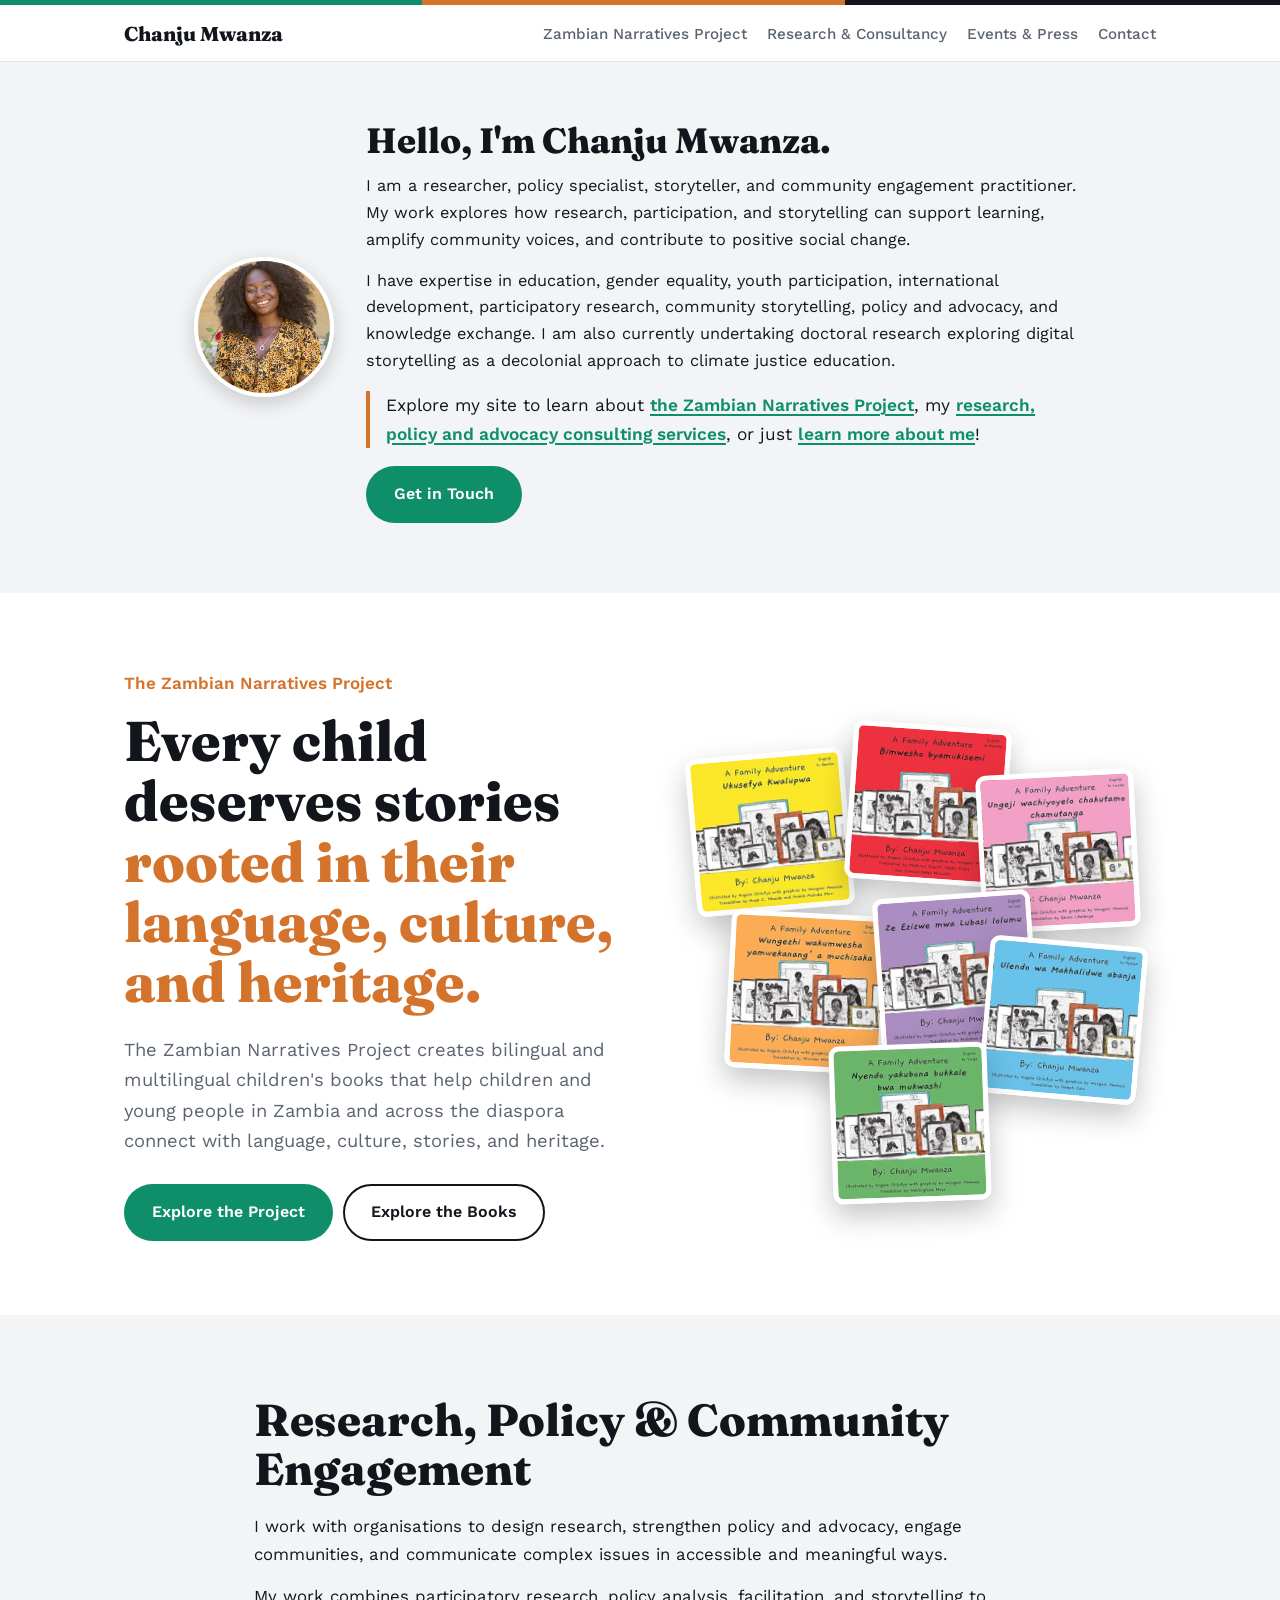
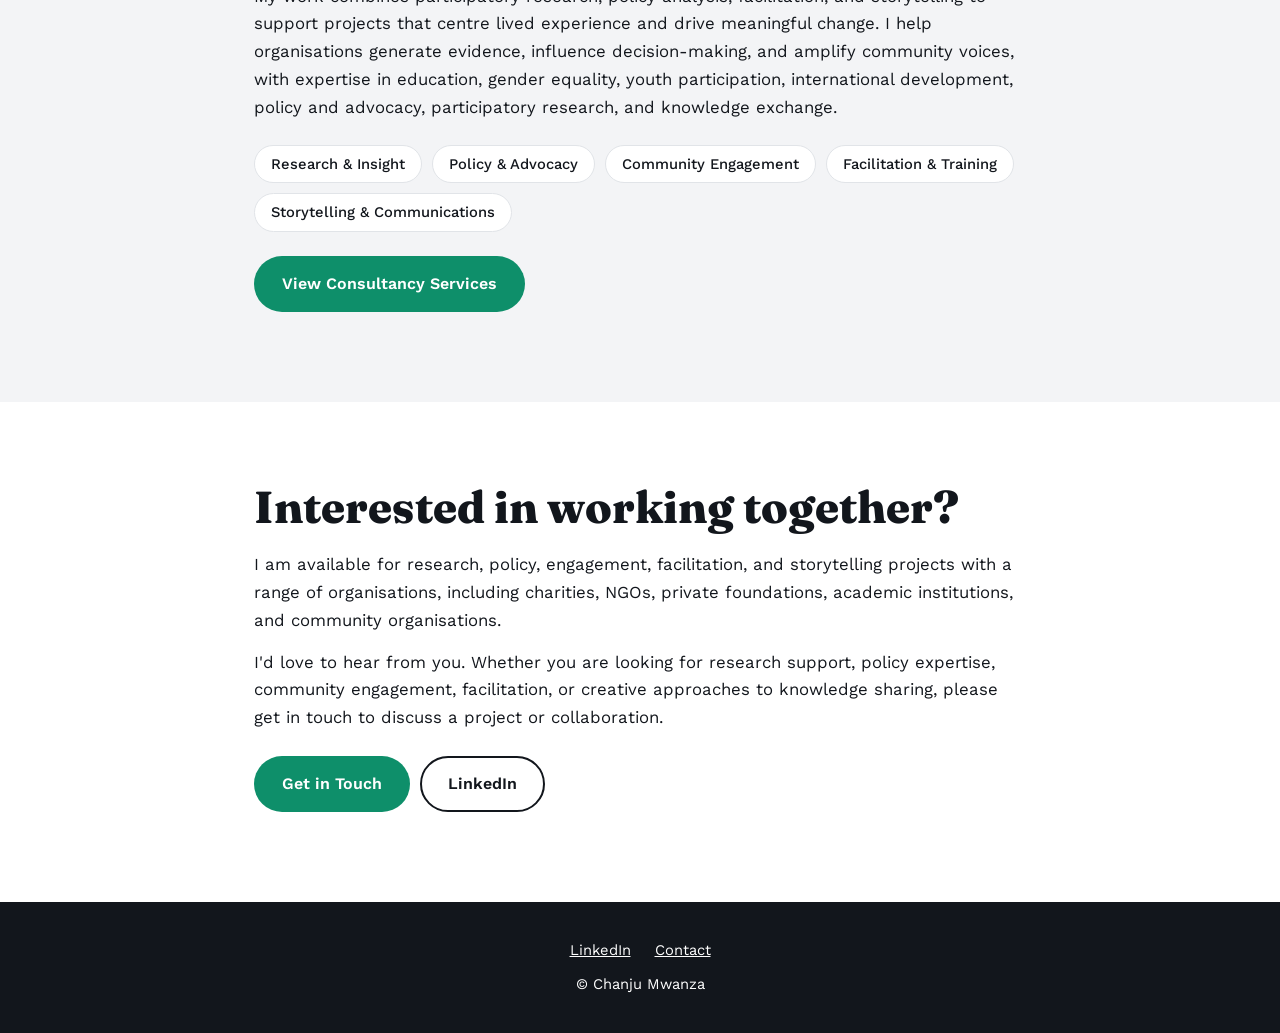
<file: index.html>
<!DOCTYPE html><html lang="en"><head><meta charset="utf-8"><meta name="viewport" content="width=device-width, initial-scale=1">
<title>Zambian Narratives Project, research and policy | Chanju Mwanza</title><meta name="description" content="Chanju Mwanza is a researcher, policy specialist and storyteller, and the founder of the Zambian Narratives Project, which creates bilingual children's books in Zambia's national languages.">
<link rel="preconnect" href="https://fonts.googleapis.com"><link rel="preconnect" href="https://fonts.gstatic.com" crossorigin>
<link href="https://fonts.googleapis.com/css2?family=Fraunces:opsz,wght@9..144,500;9..144,800&family=Work+Sans:wght@400;500;600&display=swap" rel="stylesheet">
<link rel="stylesheet" href="style.css">
<style>
.open{background:#fff;padding:76px 0 64px}
.open .wrap{display:grid;grid-template-columns:1.1fr 1fr;gap:56px;align-items:center}
.open h1{font-size:clamp(2.1rem,4.6vw,3.5rem);line-height:1.08}
.open h1 em{font-style:normal;color:var(--copper)}
.open p.lead{font-size:1.15rem;color:var(--slate);margin:22px 0 28px;max-width:30em}
.collage{position:relative;height:470px}
.cc{position:absolute;width:34%;height:auto;aspect-ratio:1;object-fit:cover;border-radius:10px;border:5px solid #fff;box-shadow:0 12px 28px rgba(18,22,28,.25);transform:rotate(var(--r));transition:transform .25s}
.cc:hover{transform:rotate(0) scale(1.08);z-index:9}
.hello{background:var(--mist);padding:60px 0}
.hello .wrap{display:flex;align-items:center;gap:32px;flex-wrap:wrap;max-width:940px}
.hello img{width:140px;height:140px;max-width:none;border-radius:50%;object-fit:cover;object-position:center 15%;border:4px solid #fff;box-shadow:0 6px 20px rgba(0,0,0,.18);flex:none}
.hello .txt{flex:1;min-width:280px}
.hello h2{font-size:clamp(1.6rem,3.6vw,2.2rem);margin-bottom:12px}
.hello p{font-size:1.02rem}
.hello p.explore{margin-top:16px;padding-left:16px;border-left:4px solid var(--copper);font-size:1.08rem}
.hello p.explore a{font-weight:600;text-decoration-thickness:2px;text-underline-offset:3px}
.narrow .wrap{max-width:820px}
.narrow p{font-size:1.05rem}
.svc{margin-top:24px}
.svc li{font-weight:500}
@media(max-width:820px){.open .wrap{grid-template-columns:1fr;gap:34px}.collage{height:400px}.hello img{width:110px;height:110px}}
@media(prefers-reduced-motion:reduce){.cc{transition:none}}
</style></head><body>
<div class="stripe"></div>
<header><div class="wrap"><a class="logo" href="index.html">Chanju Mwanza</a><nav aria-label="Main"><a href="zambian-narratives-project.html">Zambian Narratives Project</a><a href="research-consultancy.html">Research & Consultancy</a><a href="events-press.html">Events & Press</a><a href="contact.html">Contact</a></nav></div></header>
<main>

<div class="hello"><div class="wrap">
<img src="images/chanju-portrait.jpg" alt="Portrait of Chanju Mwanza smiling, wearing a mustard leopard-print dress" width="900" height="1010">
<div class="txt"><h2>Hello, I'm Chanju Mwanza.</h2>
<p>I am a researcher, policy specialist, storyteller, and community engagement practitioner. My work explores how research, participation, and storytelling can support learning, amplify community voices, and contribute to positive social change.</p>
<p> I have expertise in education, gender equality, youth participation, international development, participatory research, community storytelling, policy and advocacy, and knowledge exchange. I am also currently undertaking doctoral research exploring digital storytelling as a decolonial approach to climate justice education.</p>
<p class="explore">Explore my site to learn about <a href="zambian-narratives-project.html">the Zambian Narratives Project</a>, my <a href="research-consultancy.html">research, policy and advocacy consulting services</a>, or just <a href="research-consultancy.html">learn more about me</a>!</p>
<p style="margin-top:18px"><a class="btn solid" href="contact.html">Get in Touch</a></p></div>
</div></div>

<div class="open"><div class="wrap"><div>
<p class="kicker">The Zambian Narratives Project</p>
<h1>Every child deserves stories <em>rooted in their language, culture, and heritage.</em></h1>
<p class="lead">The Zambian Narratives Project creates bilingual and multilingual children's books that help children and young people in Zambia and across the diaspora connect with language, culture, stories, and heritage.</p>
<a class="btn solid" href="zambian-narratives-project.html">Explore the Project</a><a class="btn line" style="color:var(--ink)" href="https://www.amazon.co.uk/stores/author/B0GZ334R87/allbooks" target="_blank" rel="noopener">Explore the Books</a></div>
<div class="collage">
<img class="cc" src="images/covers/bemba.jpg" alt="A Family Adventure, English to Bemba" width="600" height="600" style="left:0%;top:6%;--r:-5deg">
<img class="cc" src="images/covers/kaonde.jpg" alt="A Family Adventure, English to Kaonde" width="600" height="600" style="left:34%;top:0%;--r:4deg">
<img class="cc" src="images/covers/luvale.jpg" alt="A Family Adventure, English to Luvale" width="600" height="600" style="left:62%;top:10%;--r:-3deg">
<img class="cc" src="images/covers/lunda.jpg" alt="A Family Adventure, English to Lunda" width="600" height="600" style="left:8%;top:40%;--r:3deg" loading="lazy">
<img class="cc" src="images/covers/lozi.jpg" alt="A Family Adventure, English to Lozi" width="600" height="600" style="left:40%;top:36%;--r:-4deg" loading="lazy">
<img class="cc" src="images/covers/nyanja.jpg" alt="A Family Adventure, English to Nyanja" width="600" height="600" style="left:63%;top:46%;--r:5deg" loading="lazy">
<img class="cc" src="images/covers/tonga.jpg" alt="A Family Adventure, English to Tonga" width="600" height="600" style="left:30%;top:68%;--r:-2deg" loading="lazy">
</div></div></div>

<section class="alt narrow"><div class="wrap">
<h2>Research, Policy &amp; Community Engagement</h2>
<p>I work with organisations to design research, strengthen policy and advocacy, engage communities, and communicate complex issues in accessible and meaningful ways.</p>
<p>My work combines participatory research, policy analysis, facilitation, and storytelling to support projects that centre lived experience and drive meaningful change. I help organisations generate evidence, influence decision-making, and amplify community voices, with expertise in education, gender equality, youth participation, international development, policy and advocacy, participatory research, and knowledge exchange.</p>
<ul class="tags svc"><li>Research &amp; Insight</li><li>Policy &amp; Advocacy</li><li>Community Engagement</li><li>Facilitation &amp; Training</li><li>Storytelling &amp; Communications</li></ul>
<p style="margin-top:24px"><a class="btn solid" href="research-consultancy.html">View Consultancy Services</a></p>
</div></section>

<section class="narrow"><div class="wrap">
<h2>Interested in working together?</h2>
<p>I am available for research, policy, engagement, facilitation, and storytelling projects with a range of organisations, including charities, NGOs, private foundations, academic institutions, and community organisations.</p>
<p>I'd love to hear from you. Whether you are looking for research support, policy expertise, community engagement, facilitation, or creative approaches to knowledge sharing, please get in touch to discuss a project or collaboration.</p>
<p style="margin-top:24px"><a class="btn solid" href="contact.html">Get in Touch</a><a class="btn line" href="https://www.linkedin.com/in/chanjumwanza" target="_blank" rel="noopener">LinkedIn</a></p>
</div></section>
</main>
<footer><a href="https://www.linkedin.com/in/chanjumwanza" target="_blank" rel="noopener">LinkedIn</a><a href="contact.html">Contact</a><p style="margin-top:10px">© Chanju Mwanza</p></footer></body></html>
</file>
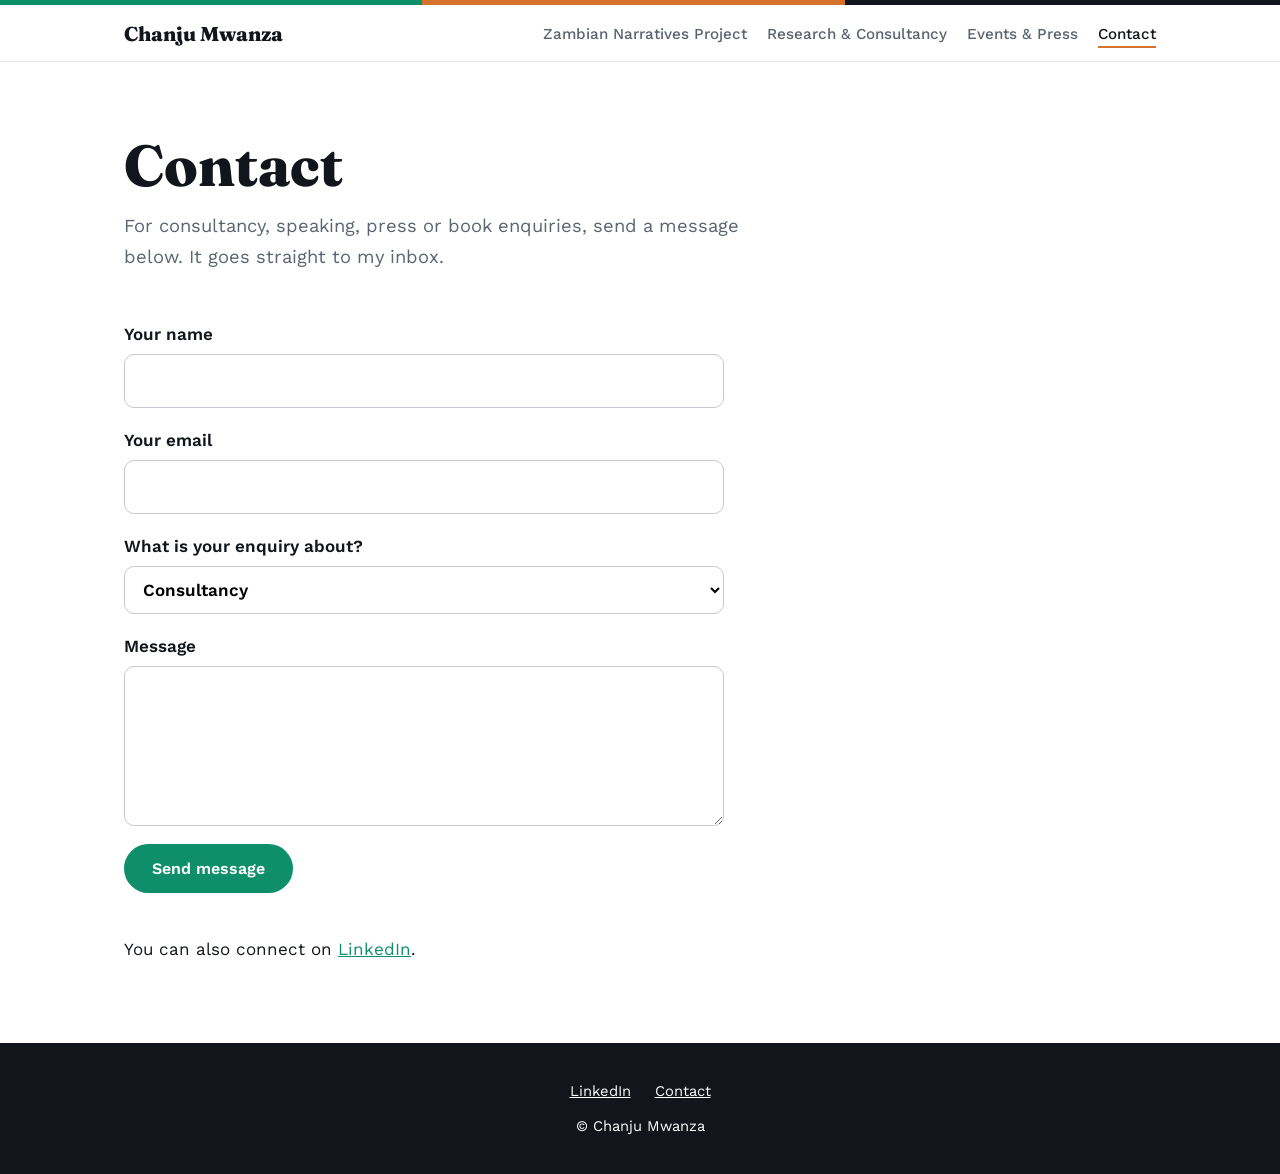
<file: contact.html>
<!DOCTYPE html><html lang="en"><head><meta charset="utf-8"><meta name="viewport" content="width=device-width, initial-scale=1">
<title>Contact | Chanju Mwanza</title><meta name="description" content="Contact Chanju Mwanza about consultancy, speaking, press or book enquiries.">
<link rel="preconnect" href="https://fonts.googleapis.com"><link rel="preconnect" href="https://fonts.gstatic.com" crossorigin>
<link href="https://fonts.googleapis.com/css2?family=Fraunces:opsz,wght@9..144,500;9..144,800&family=Work+Sans:wght@400;500;600&display=swap" rel="stylesheet">
<link rel="stylesheet" href="style.css"></head><body>
<div class="stripe"></div>
<header><div class="wrap"><a class="logo" href="index.html">Chanju Mwanza</a><nav aria-label="Main"><a href="zambian-narratives-project.html">Zambian Narratives Project</a><a href="research-consultancy.html">Research & Consultancy</a><a href="events-press.html">Events & Press</a><a href="contact.html" aria-current="page">Contact</a></nav></div></header>
<main>
<div class="wrap page-title"><h1>Contact</h1><p>For consultancy, speaking, press or book enquiries, send a message below. It goes straight to my inbox.</p></div>
<section style="padding-top:24px"><div class="wrap">
<form action="https://formspree.io/f/moejjved" method="POST">
<label>Your name<input name="name" required autocomplete="name"></label>
<label>Your email<input type="email" name="email" required autocomplete="email"></label>
<label>What is your enquiry about?<select name="topic"><option>Consultancy</option><option>Speaking or events</option><option>Press</option><option>Zambian Narratives Project</option><option>Other</option></select></label>
<label>Message<textarea name="message" required></textarea></label>
<input class="hp" type="text" name="_gotcha" tabindex="-1" autocomplete="off" aria-hidden="true">
<div><button class="btn solid" type="submit">Send message</button></div></form>
<p style="margin-top:32px">You can also connect on <a href="https://www.linkedin.com/in/chanjumwanza" target="_blank" rel="noopener">LinkedIn</a>.</p></div></section></main>
<footer><a href="https://www.linkedin.com/in/chanjumwanza" target="_blank" rel="noopener">LinkedIn</a><a href="contact.html">Contact</a><p style="margin-top:10px">© Chanju Mwanza</p></footer></body></html>
</file>
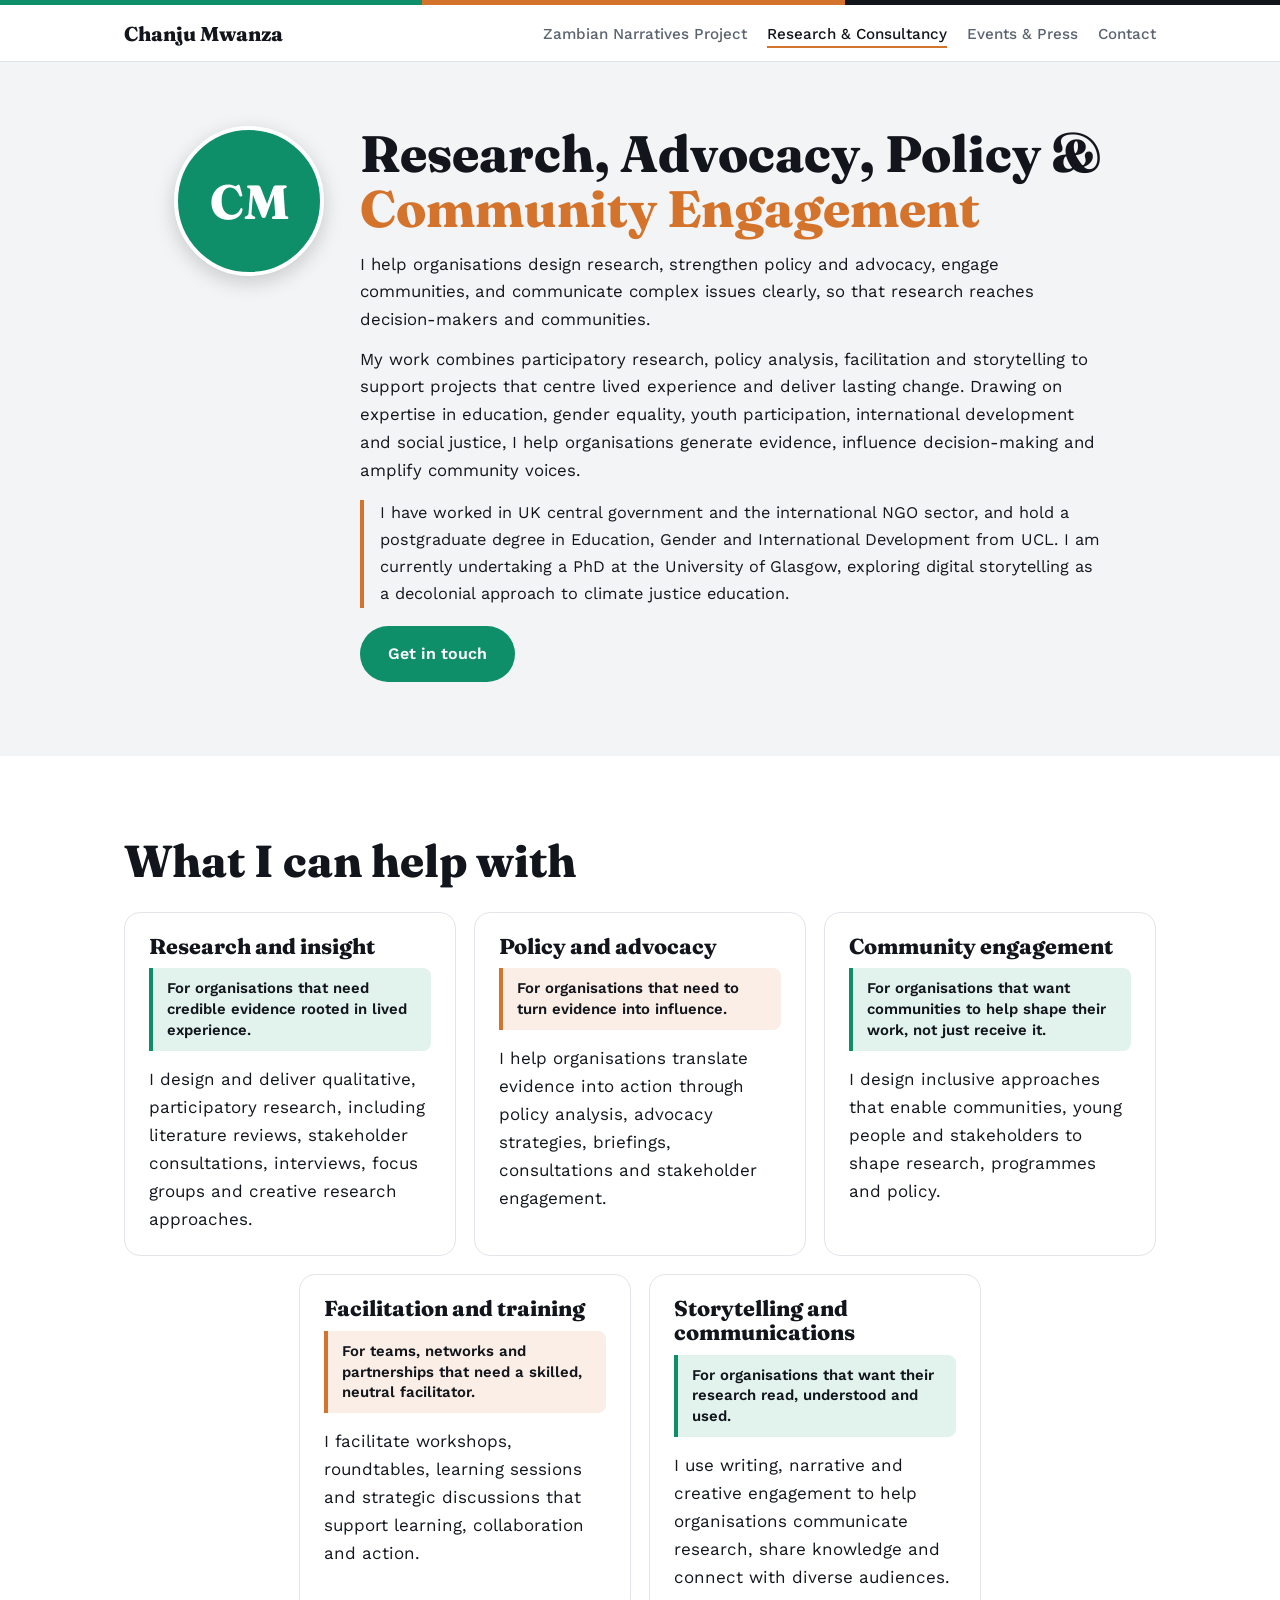
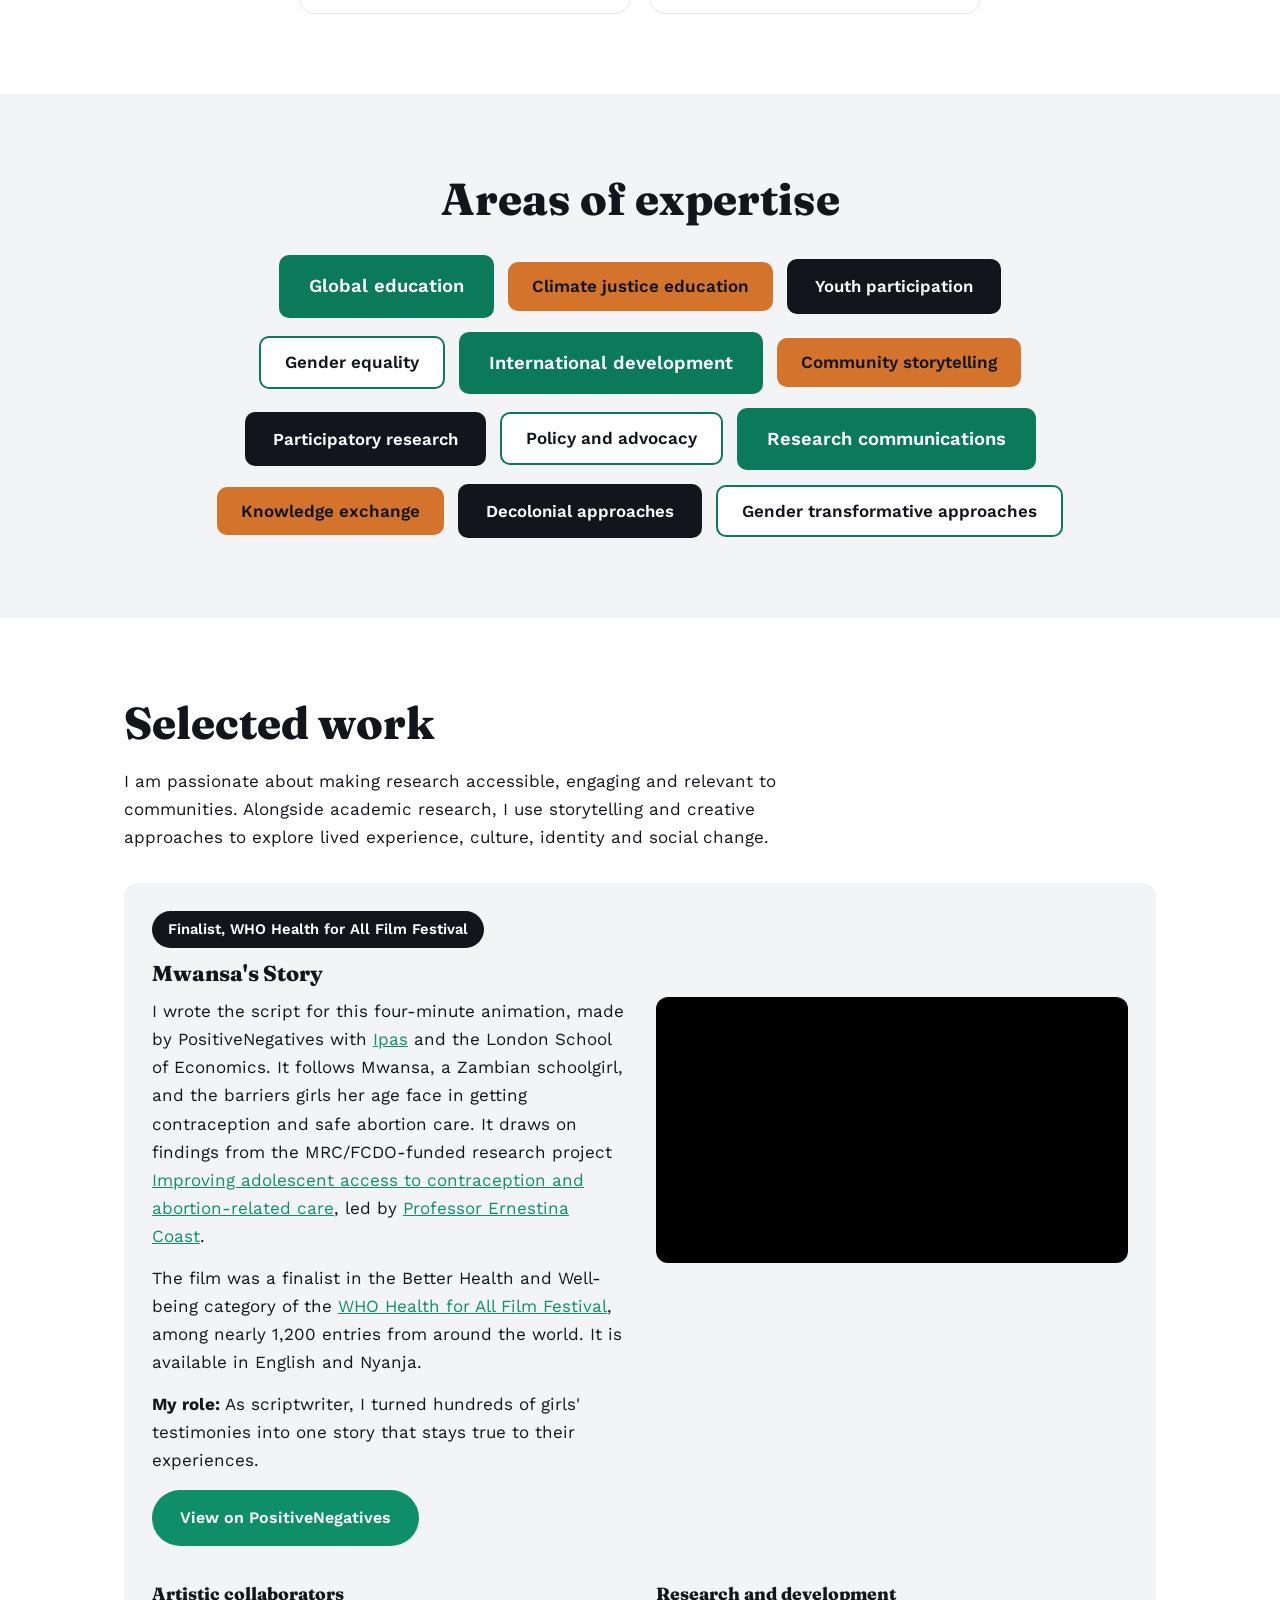
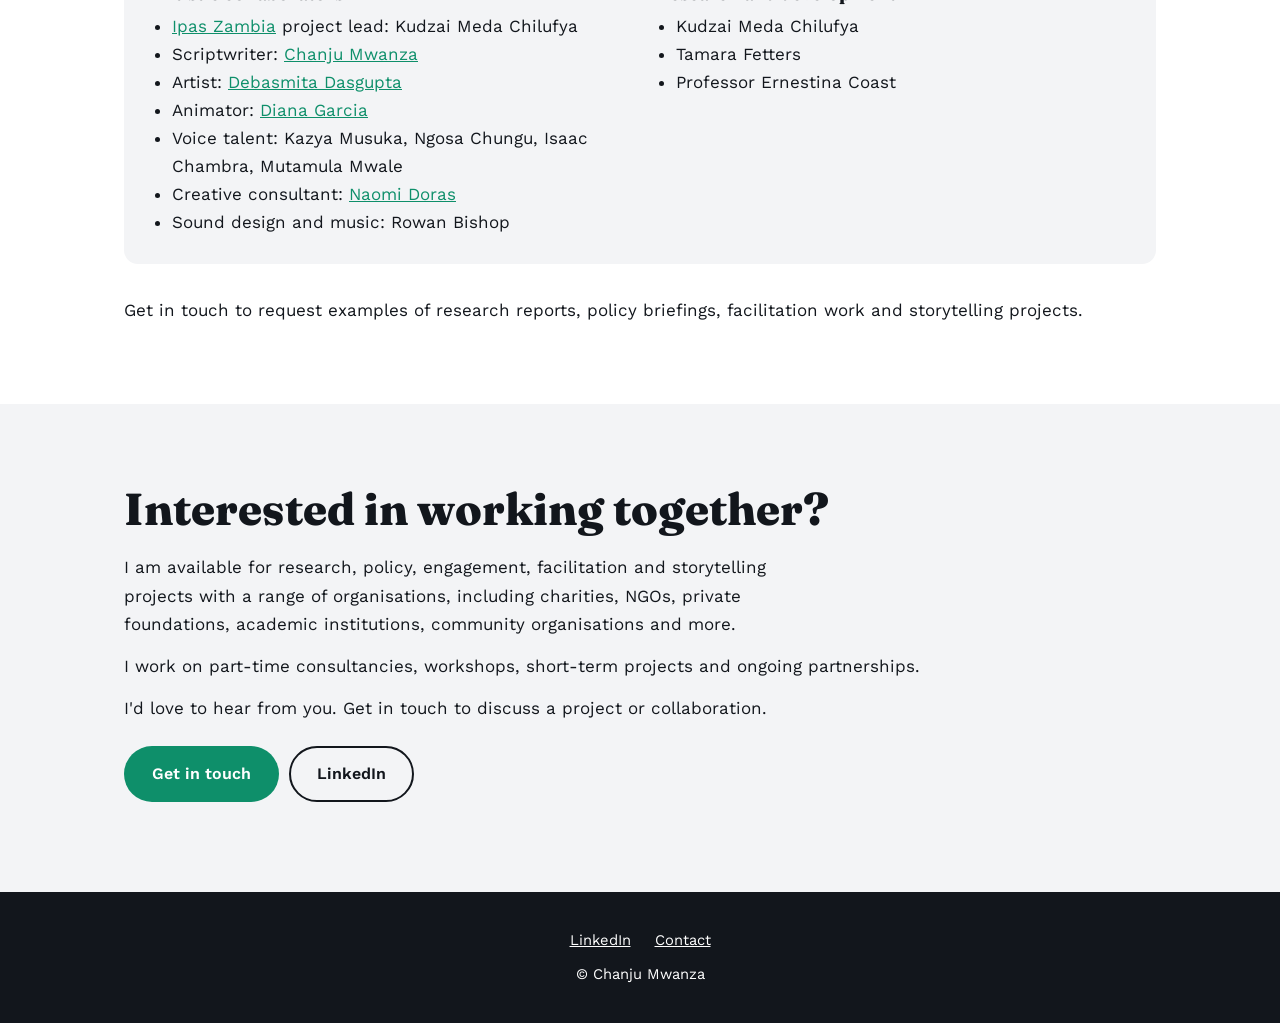
<file: research-consultancy.html>
<!DOCTYPE html><html lang="en"><head><meta charset="utf-8"><meta name="viewport" content="width=device-width, initial-scale=1">
<title>Research and consultancy | Chanju Mwanza</title><meta name="description" content="Research, policy, participation and storytelling consultancy for a range of organisations, including charities, NGOs, private foundations and academic institutions. Chanju Mwanza.">
<link rel="preconnect" href="https://fonts.googleapis.com"><link rel="preconnect" href="https://fonts.gstatic.com" crossorigin>
<link href="https://fonts.googleapis.com/css2?family=Fraunces:opsz,wght@9..144,500;9..144,800&family=Work+Sans:wght@400;500;600&display=swap" rel="stylesheet">
<link rel="stylesheet" href="style.css">
<style>
.intro-band{background:var(--mist);padding:64px 0}
.row2{display:flex;gap:36px;align-items:flex-start;max-width:980px}
.mono{flex:none;width:150px;height:150px;border-radius:50%;background:var(--green);color:#fff;display:grid;place-items:center;font:800 3rem var(--serif);border:4px solid #fff;box-shadow:0 6px 20px rgba(0,0,0,.18)}
.txt2{flex:1;min-width:0}
.txt2 h1{font-size:clamp(2rem,4.2vw,3.2rem);line-height:1.08;margin-bottom:14px}
.txt2 h1 em{font-style:normal;color:var(--copper)}
.txt2 p{font-size:1.05rem}
.txt2 p+p{margin-top:12px}
.txt2 p.explore{margin-top:16px;padding-left:16px;border-left:4px solid var(--copper);font-size:1.02rem}
.yt{display:block;width:100%;aspect-ratio:16/9;border:0;border-radius:12px;background:#000}
.bubbles{display:flex;flex-wrap:wrap;justify-content:center;align-items:center;gap:14px;list-style:none;padding:0;margin:32px auto 0;max-width:880px}
.bubbles li{border-radius:10px;padding:14px 24px;font-weight:600;line-height:1.2;transition:transform .2s}
.bubbles li:nth-child(4n+1){background:#0B7A5A;color:#fff;font-size:1.15rem;padding:20px 30px}
.bubbles li:nth-child(4n+2){background:var(--copper);color:var(--ink)}
.bubbles li:nth-child(4n+3){background:var(--ink);color:#fff;font-size:1.05rem;padding:17px 28px}
.bubbles li:nth-child(4n){background:#fff;color:var(--ink);border:2px solid #0B7A5A}
.bubbles li:hover{transform:translateY(-3px)}
.svc-grid{display:flex;flex-wrap:wrap;justify-content:center;gap:18px;margin-top:26px}
.svc-card{flex:1 1 300px;max-width:calc(33.333% - 12px);background:#fff;border:1px solid var(--line);border-radius:16px;padding:22px 24px}
.svc-card h3{margin-bottom:10px}
.svc-call{background:color-mix(in srgb,var(--c) 12%,#fff);border-left:4px solid var(--c);border-radius:0 8px 8px 0;padding:10px 14px;margin:0 0 12px;font-weight:600;font-size:.93rem;line-height:1.4;color:var(--ink)}
@media(max-width:1000px){.svc-card{max-width:calc(50% - 9px)}}
@media(max-width:640px){.svc-card{max-width:100%;flex-basis:100%}}
@media(max-width:820px){.row2{flex-direction:column;align-items:center;gap:20px}.mono{width:110px;height:110px;font-size:2.2rem}}
@media(prefers-reduced-motion:reduce){.bubbles li{transition:none}}
</style></head><body>
<div class="stripe"></div>
<header><div class="wrap"><a class="logo" href="index.html">Chanju Mwanza</a><nav aria-label="Main"><a href="zambian-narratives-project.html">Zambian Narratives Project</a><a href="research-consultancy.html" aria-current="page">Research & Consultancy</a><a href="events-press.html">Events & Press</a><a href="contact.html">Contact</a></nav></div></header>
<main>

<div class="intro-band"><div class="wrap row2">
<div class="mono" aria-hidden="true">CM</div>
<div class="txt2">
<h1>Research, Advocacy, Policy &amp; <em>Community Engagement</em></h1>
<p>I help organisations design research, strengthen policy and advocacy, engage communities, and communicate complex issues clearly, so that research reaches decision-makers and communities.</p>
<p>My work combines participatory research, policy analysis, facilitation and storytelling to support projects that centre lived experience and deliver lasting change. Drawing on expertise in education, gender equality, youth participation, international development and social justice, I help organisations generate evidence, influence decision-making and amplify community voices.</p>
<p class="explore">I have worked in UK central government and the international NGO sector, and hold a postgraduate degree in Education, Gender and International Development from UCL. I am currently undertaking a PhD at the University of Glasgow, exploring digital storytelling as a decolonial approach to climate justice education.</p>
<p style="margin-top:18px"><a class="btn solid" href="contact.html">Get in touch</a></p>
</div></div></div>

<section><div class="wrap"><h2>What I can help with</h2>
<div class="svc-grid">
<div class="svc-card" style="--c:var(--green)"><h3>Research and insight</h3><p class="svc-call">For organisations that need credible evidence rooted in lived experience.</p><p>I design and deliver qualitative, participatory research, including literature reviews, stakeholder consultations, interviews, focus groups and creative research approaches.</p></div>
<div class="svc-card" style="--c:var(--copper)"><h3>Policy and advocacy</h3><p class="svc-call">For organisations that need to turn evidence into influence.</p><p>I help organisations translate evidence into action through policy analysis, advocacy strategies, briefings, consultations and stakeholder engagement.</p></div>
<div class="svc-card" style="--c:var(--green)"><h3>Community engagement</h3><p class="svc-call">For organisations that want communities to help shape their work, not just receive it.</p><p>I design inclusive approaches that enable communities, young people and stakeholders to shape research, programmes and policy.</p></div>
<div class="svc-card" style="--c:var(--copper)"><h3>Facilitation and training</h3><p class="svc-call">For teams, networks and partnerships that need a skilled, neutral facilitator.</p><p>I facilitate workshops, roundtables, learning sessions and strategic discussions that support learning, collaboration and action.</p></div>
<div class="svc-card" style="--c:var(--green)"><h3>Storytelling and communications</h3><p class="svc-call">For organisations that want their research read, understood and used.</p><p>I use writing, narrative and creative engagement to help organisations communicate research, share knowledge and connect with diverse audiences.</p></div>
</div></div></section>

<section class="alt"><div class="wrap"><h2 style="text-align:center">Areas of expertise</h2>
<ul class="bubbles">
<li>Global education</li><li>Climate justice education</li><li>Youth participation</li><li>Gender equality</li><li>International development</li><li>Community storytelling</li><li>Participatory research</li><li>Policy and advocacy</li><li>Research communications</li><li>Knowledge exchange</li><li>Decolonial approaches</li><li>Gender transformative approaches</li>
</ul></div></section>

<section><div class="wrap"><h2>Selected work</h2>
<p style="max-width:40em">I am passionate about making research accessible, engaging and relevant to communities. Alongside academic research, I use storytelling and creative approaches to explore lived experience, culture, identity and social change.</p>

<div class="card" style="margin-top:32px">
<p style="display:inline-block;background:var(--ink);color:#fff;padding:6px 16px;border-radius:999px;font-weight:600;font-size:.92rem;margin-bottom:14px">Finalist, WHO Health for All Film Festival</p>
<h3>Mwansa's Story</h3>
<div class="split" style="margin-top:12px;gap:32px">
<div>
<p>I wrote the script for this four-minute animation, made by PositiveNegatives with <a href="https://www.ipas.org/" target="_blank" rel="noopener">Ipas</a> and the London School of Economics. It follows Mwansa, a Zambian schoolgirl, and the barriers girls her age face in getting contraception and safe abortion care. It draws on findings from the MRC/FCDO-funded research project <a href="https://gtr.ukri.org/projects?ref=MR%2FP011454%2F1" target="_blank" rel="noopener">Improving adolescent access to contraception and abortion-related care</a>, led by <a href="https://gtr.ukri.org/person/A291E93C-C39E-429F-BD71-CCAE97FE9550/" target="_blank" rel="noopener">Professor Ernestina Coast</a>.</p>
<p>The film was a finalist in the Better Health and Well-being category of the <a href="https://www.who.int/initiatives/the-health-for-all-film-festival" target="_blank" rel="noopener">WHO Health for All Film Festival</a>, among nearly 1,200 entries from around the world. It is available in English and Nyanja.</p>
<p><strong>My role:</strong> As scriptwriter, I turned hundreds of girls' testimonies into one story that stays true to their experiences.</p>
<p style="margin-top:16px"><a class="btn solid" href="https://positivenegatives.org/story/safer-abortion/zambia/" target="_blank" rel="noopener">View on PositiveNegatives</a></p></div>
<div><iframe class="yt" src="https://www.youtube.com/embed/tLw8rhnLF2k?si=ApSq6Qbvd0JSKZBB" title="Mwansa's Story animation" allow="accelerometer; autoplay; clipboard-write; encrypted-media; gyroscope; picture-in-picture; web-share" referrerpolicy="strict-origin-when-cross-origin" allowfullscreen loading="lazy"></iframe></div>
</div>
<div class="split" style="margin-top:28px;gap:32px">
<div><h3 style="font-size:1.1rem">Artistic collaborators</h3>
<ul style="padding-left:20px">
<li><a href="https://www.ipas.org/where-we-work/zambia/" target="_blank" rel="noopener">Ipas Zambia</a> project lead: Kudzai Meda Chilufya</li>
<li>Scriptwriter: <a href="index.html">Chanju Mwanza</a></li>
<li>Artist: <a href="https://www.instagram.com/debasmitadasgupta/" target="_blank" rel="noopener">Debasmita Dasgupta</a></li>
<li>Animator: <a href="https://digarcia.com/" target="_blank" rel="noopener">Diana Garcia</a></li>
<li>Voice talent: Kazya Musuka, Ngosa Chungu, Isaac Chambra, Mutamula Mwale</li>
<li>Creative consultant: <a href="https://www.instagram.com/nomesdee/?hl=en" target="_blank" rel="noopener">Naomi Doras</a></li>
<li>Sound design and music: Rowan Bishop</li></ul></div>
<div><h3 style="font-size:1.1rem">Research and development</h3>
<ul style="padding-left:20px"><li>Kudzai Meda Chilufya</li><li>Tamara Fetters</li><li>Professor Ernestina Coast</li></ul></div>
</div></div>

<p style="margin-top:32px">Get in touch to request examples of research reports, policy briefings, facilitation work and storytelling projects.</p>
</div></section>

<section class="alt"><div class="wrap"><h2>Interested in working together?</h2>
<p style="max-width:40em">I am available for research, policy, engagement, facilitation and storytelling projects with a range of organisations, including charities, NGOs, private foundations, academic institutions, community organisations and more.</p>
<p style="margin-top:14px">I work on part-time consultancies, workshops, short-term projects and ongoing partnerships.</p>
<p style="margin-top:14px">I'd love to hear from you. Get in touch to discuss a project or collaboration.</p>
<p style="margin-top:24px"><a class="btn solid" href="contact.html">Get in touch</a><a class="btn line" href="https://www.linkedin.com/in/chanjumwanza" target="_blank" rel="noopener">LinkedIn</a></p></div></section>
</main>
<footer><a href="https://www.linkedin.com/in/chanjumwanza" target="_blank" rel="noopener">LinkedIn</a><a href="contact.html">Contact</a><p style="margin-top:10px">© Chanju Mwanza</p></footer></body></html>
</file>
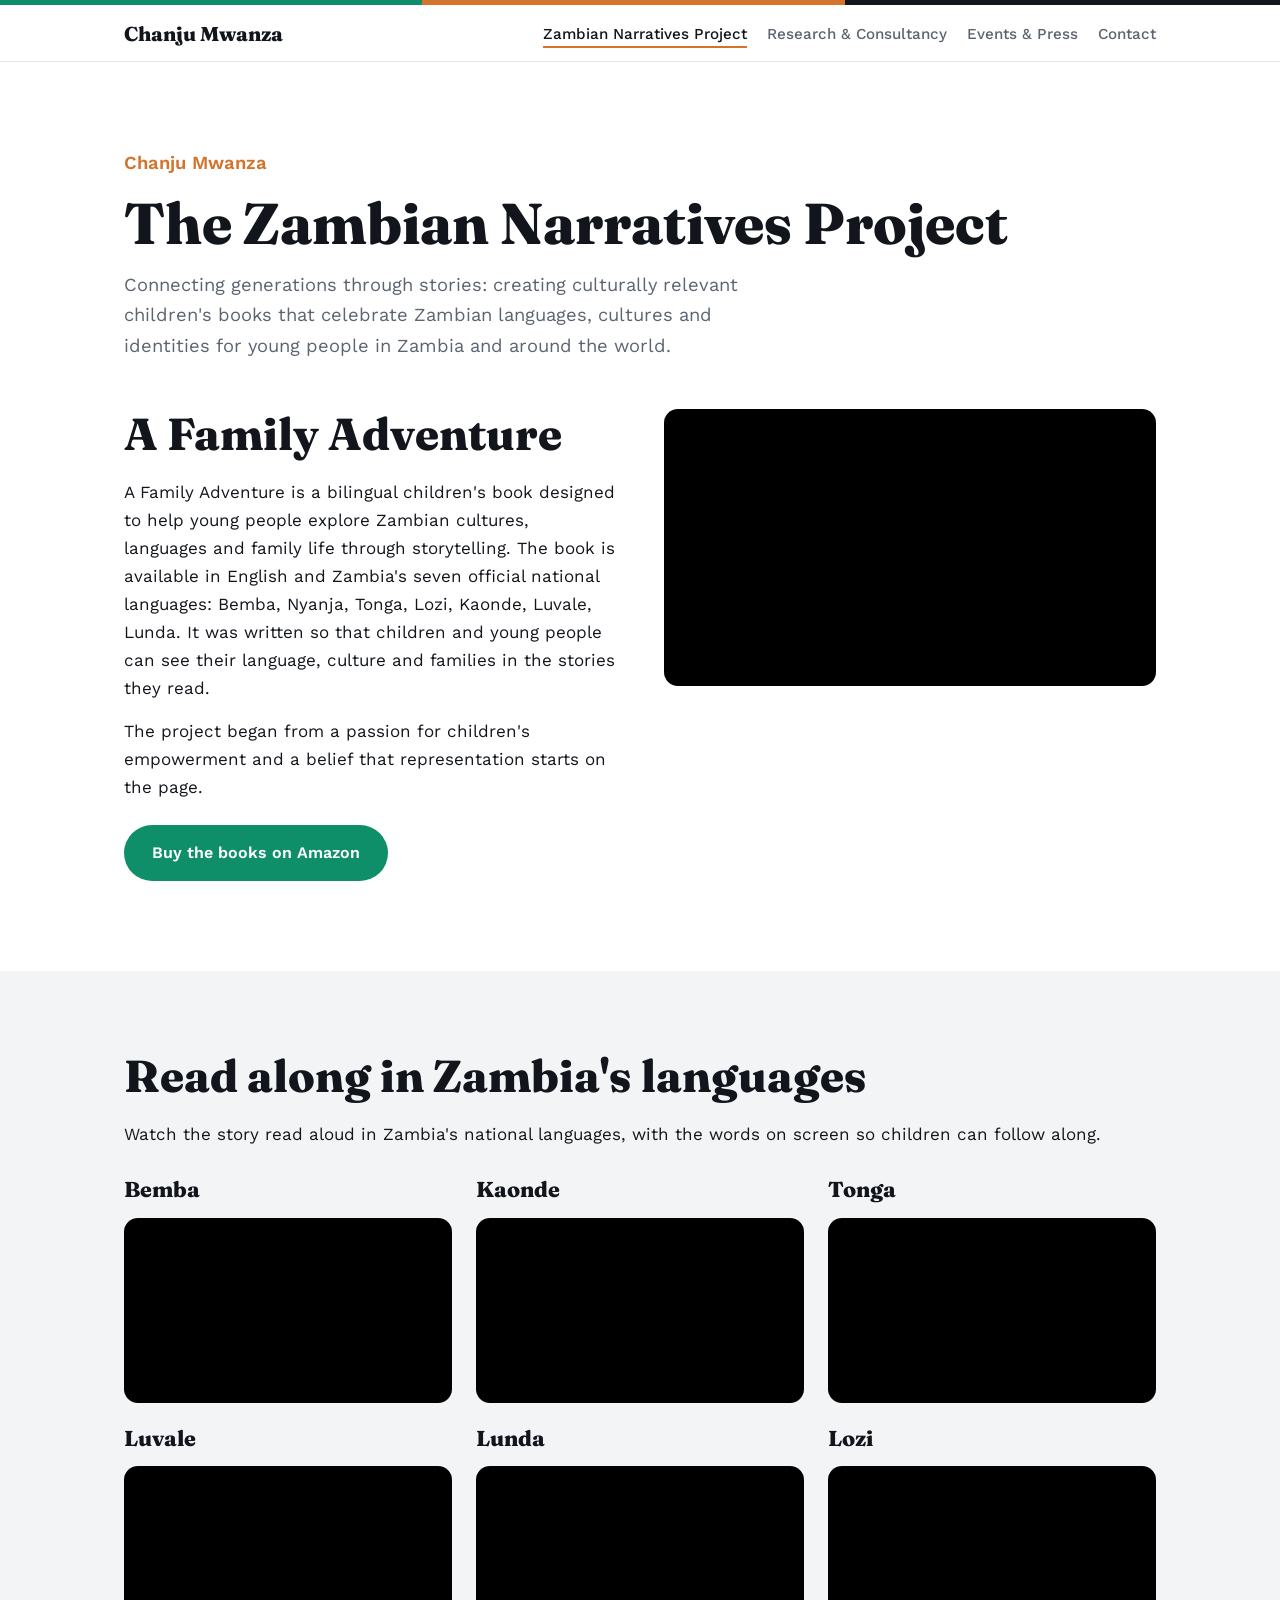
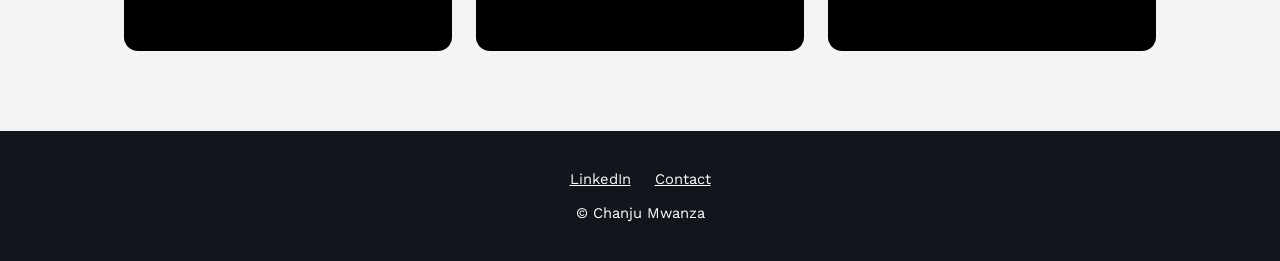
<file: zambian-narratives-project.html>
<!DOCTYPE html><html lang="en"><head><meta charset="utf-8"><meta name="viewport" content="width=device-width, initial-scale=1">
<title>Zambian Narratives Project | Chanju Mwanza</title><meta name="description" content="The Zambian Narratives Project: bilingual children's books in English and Zambia's seven national languages.">
<link rel="preconnect" href="https://fonts.googleapis.com"><link rel="preconnect" href="https://fonts.gstatic.com" crossorigin>
<link href="https://fonts.googleapis.com/css2?family=Fraunces:opsz,wght@9..144,500;9..144,800&family=Work+Sans:wght@400;500;600&display=swap" rel="stylesheet">
<link rel="stylesheet" href="style.css"></head><body>
<div class="stripe"></div>
<header><div class="wrap"><a class="logo" href="index.html">Chanju Mwanza</a><nav aria-label="Main"><a href="zambian-narratives-project.html" aria-current="page">Zambian Narratives Project</a><a href="research-consultancy.html">Research & Consultancy</a><a href="events-press.html">Events & Press</a><a href="contact.html">Contact</a></nav></div></header>
<main>
<div class="wrap page-title"><p class="kicker" style="color:var(--copper);font-weight:600">Chanju Mwanza</p><h1>The Zambian Narratives Project</h1>
<p>Connecting generations through stories: creating culturally relevant children's books that celebrate Zambian languages, cultures and identities for young people in Zambia and around the world.</p></div>

<section style="padding-top:24px"><div class="wrap split"><div>
<h2>A Family Adventure</h2>
<p>A Family Adventure is a bilingual children's book designed to help young people explore Zambian cultures, languages and family life through storytelling. The book is available in English and Zambia's seven official national languages: Bemba, Nyanja, Tonga, Lozi, Kaonde, Luvale, Lunda. It was written so that children and young people can see their language, culture and families in the stories they read.</p>
<p>The project began from a passion for children's empowerment and a belief that representation starts on the page.</p>
<p style="margin-top:24px"><a class="btn solid" href="https://www.amazon.co.uk/stores/author/B0GZ334R87/allbooks" target="_blank" rel="noopener">Buy the books on Amazon</a></p></div>
<div>
<iframe class="video" style="margin-top:0" src="https://player.vimeo.com/video/316452497" title="The Zambian Narratives Project" allow="fullscreen; picture-in-picture" allowfullscreen loading="lazy"></iframe>
</div></div></section>

<section class="alt" id="watch"><div class="wrap"><h2>Read along in Zambia's languages</h2>
<p>Watch the story read aloud in Zambia's national languages, with the words on screen so children can follow along.</p>
<div class="grid" style="grid-template-columns:repeat(auto-fit,minmax(320px,1fr))">
<div><h3>Bemba</h3><iframe class="video" src="https://player.vimeo.com/video/309179444" title="A Family Adventure: Bemba read-along" allow="fullscreen; picture-in-picture" allowfullscreen loading="lazy"></iframe></div>
<div><h3>Kaonde</h3><iframe class="video" src="https://player.vimeo.com/video/309182266" title="A Family Adventure: Kaonde read-along" allow="fullscreen; picture-in-picture" allowfullscreen loading="lazy"></iframe></div>
<div><h3>Tonga</h3><iframe class="video" src="https://player.vimeo.com/video/309419209" title="A Family Adventure: Tonga read-along" allow="fullscreen; picture-in-picture" allowfullscreen loading="lazy"></iframe></div>
<div><h3>Luvale</h3><iframe class="video" src="https://player.vimeo.com/video/314225212" title="A Family Adventure: Luvale read-along" allow="fullscreen; picture-in-picture" allowfullscreen loading="lazy"></iframe></div>
<div><h3>Lunda</h3><iframe class="video" src="https://player.vimeo.com/video/314244468" title="A Family Adventure: Lunda read-along" allow="fullscreen; picture-in-picture" allowfullscreen loading="lazy"></iframe></div>
<div><h3>Lozi</h3><iframe class="video" src="https://player.vimeo.com/video/314260938" title="A Family Adventure: Lozi read-along" allow="fullscreen; picture-in-picture" allowfullscreen loading="lazy"></iframe></div>
</div></div></section>
</main>
<footer><a href="https://www.linkedin.com/in/chanjumwanza" target="_blank" rel="noopener">LinkedIn</a><a href="contact.html">Contact</a><p style="margin-top:10px">© Chanju Mwanza</p></footer></body></html>
</file>
<file: style.css>
:root{--ink:#12161C;--slate:#5B6470;--mist:#F3F4F6;--line:#E1E4E8;--green:#0E8F6A;--copper:#D4742C;--serif:'Fraunces',Georgia,serif;--sans:'Work Sans',system-ui,sans-serif}
*{box-sizing:border-box;margin:0}
html{scroll-behavior:smooth}
body{font:17px/1.65 var(--sans);color:var(--ink);background:#fff}
a{color:var(--green)}
:focus-visible{outline:3px solid var(--copper);outline-offset:3px}
.wrap{max-width:1080px;margin:0 auto;padding:0 24px}
h1,h2,h3{font-family:var(--serif);line-height:1.1;font-weight:800}
h2{font-size:clamp(1.9rem,4.5vw,2.8rem);margin-bottom:20px}
h3{font-size:1.35rem;margin-bottom:8px}
p+p{margin-top:14px}
section{padding:80px 0}
.stripe{height:5px;background:linear-gradient(90deg,var(--green) 0 33%,var(--copper) 33% 66%,var(--ink) 66%)}
header{position:sticky;top:0;z-index:5;background:#fff;border-bottom:1px solid var(--line)}
header .wrap{display:flex;justify-content:space-between;align-items:center;flex-wrap:wrap;gap:8px;padding-top:14px;padding-bottom:14px}
.logo{font:800 1.25rem var(--serif);text-decoration:none;color:var(--ink)}
nav a{margin-left:20px;text-decoration:none;color:var(--slate);font-weight:500;font-size:.95rem}
nav a:hover,nav a[aria-current]{color:var(--ink)}
nav a[aria-current]{border-bottom:2px solid var(--copper);padding-bottom:3px}
.hero{background:var(--ink);color:#fff;padding:96px 0}
.hero .wrap{display:grid;grid-template-columns:1.2fr 1fr;gap:56px;align-items:center}
.hero h1{font-size:clamp(2.6rem,7vw,4.8rem)}
.hero p.lead{font-size:1.2rem;margin:22px 0 30px;color:#C9CED6;max-width:32em}
.kicker{color:var(--copper);font-weight:600;margin-bottom:14px}
.btn{display:inline-block;padding:13px 26px;border-radius:999px;font-weight:600;text-decoration:none;margin:0 10px 10px 0;border:2px solid transparent;cursor:pointer;font-family:var(--sans);font-size:1rem}
.btn.solid{background:var(--green);color:#fff}
.btn.line{border-color:currentColor;color:inherit}
.btn:hover{background:var(--copper);border-color:var(--copper);color:#fff}
.cover{aspect-ratio:4/5;background:linear-gradient(160deg,var(--green),#0A5E47);border-radius:18px;display:grid;place-items:center;text-align:center;padding:24px;overflow:hidden}
.cover img{width:100%;height:100%;object-fit:cover}
.cover span{font:800 2rem var(--serif)}
.grid{display:grid;grid-template-columns:repeat(auto-fit,minmax(250px,1fr));gap:24px;margin-top:30px}
.card{background:var(--mist);border-radius:14px;padding:28px}
.card a.more{font-weight:600;text-decoration:none}
.alt{background:var(--mist)}
.alt .card{background:#fff}
.split{display:grid;grid-template-columns:1fr 1fr;gap:48px;align-items:start}
.tags{display:flex;flex-wrap:wrap;gap:10px;list-style:none;padding:0;margin-top:20px}
.tags li{border:1px solid var(--line);background:#fff;border-radius:999px;padding:6px 16px;font-size:.92rem}
.video{aspect-ratio:16/9;width:100%;border:0;border-radius:14px;background:#000;display:block;margin-top:16px}
.list li{list-style:none;padding:18px 0;border-bottom:1px solid var(--line)}
.list a{font-weight:600}
.page-title{padding:72px 24px 24px}
.page-title h1{font-size:clamp(2.2rem,6vw,3.6rem)}
.page-title p{color:var(--slate);max-width:36em;margin-top:14px;font-size:1.15rem}
form{display:grid;gap:18px;max-width:600px}
label{font-weight:600;display:grid;gap:6px}
input,select,textarea{font:inherit;padding:12px 14px;border:1px solid #C5CAD1;border-radius:10px;background:#fff;width:100%}
textarea{min-height:160px}
.hp{position:absolute;left:-9999px}
footer{background:var(--ink);color:#fff;padding:36px 0;text-align:center;font-size:.92rem}
footer a{color:#fff;margin:0 12px}
@media(max-width:760px){.hero .wrap,.split{grid-template-columns:1fr}.cover{max-width:300px}nav a{margin:0 14px 0 0}section{padding:56px 0}}
@media(prefers-reduced-motion:reduce){html{scroll-behavior:auto}}
</file>
